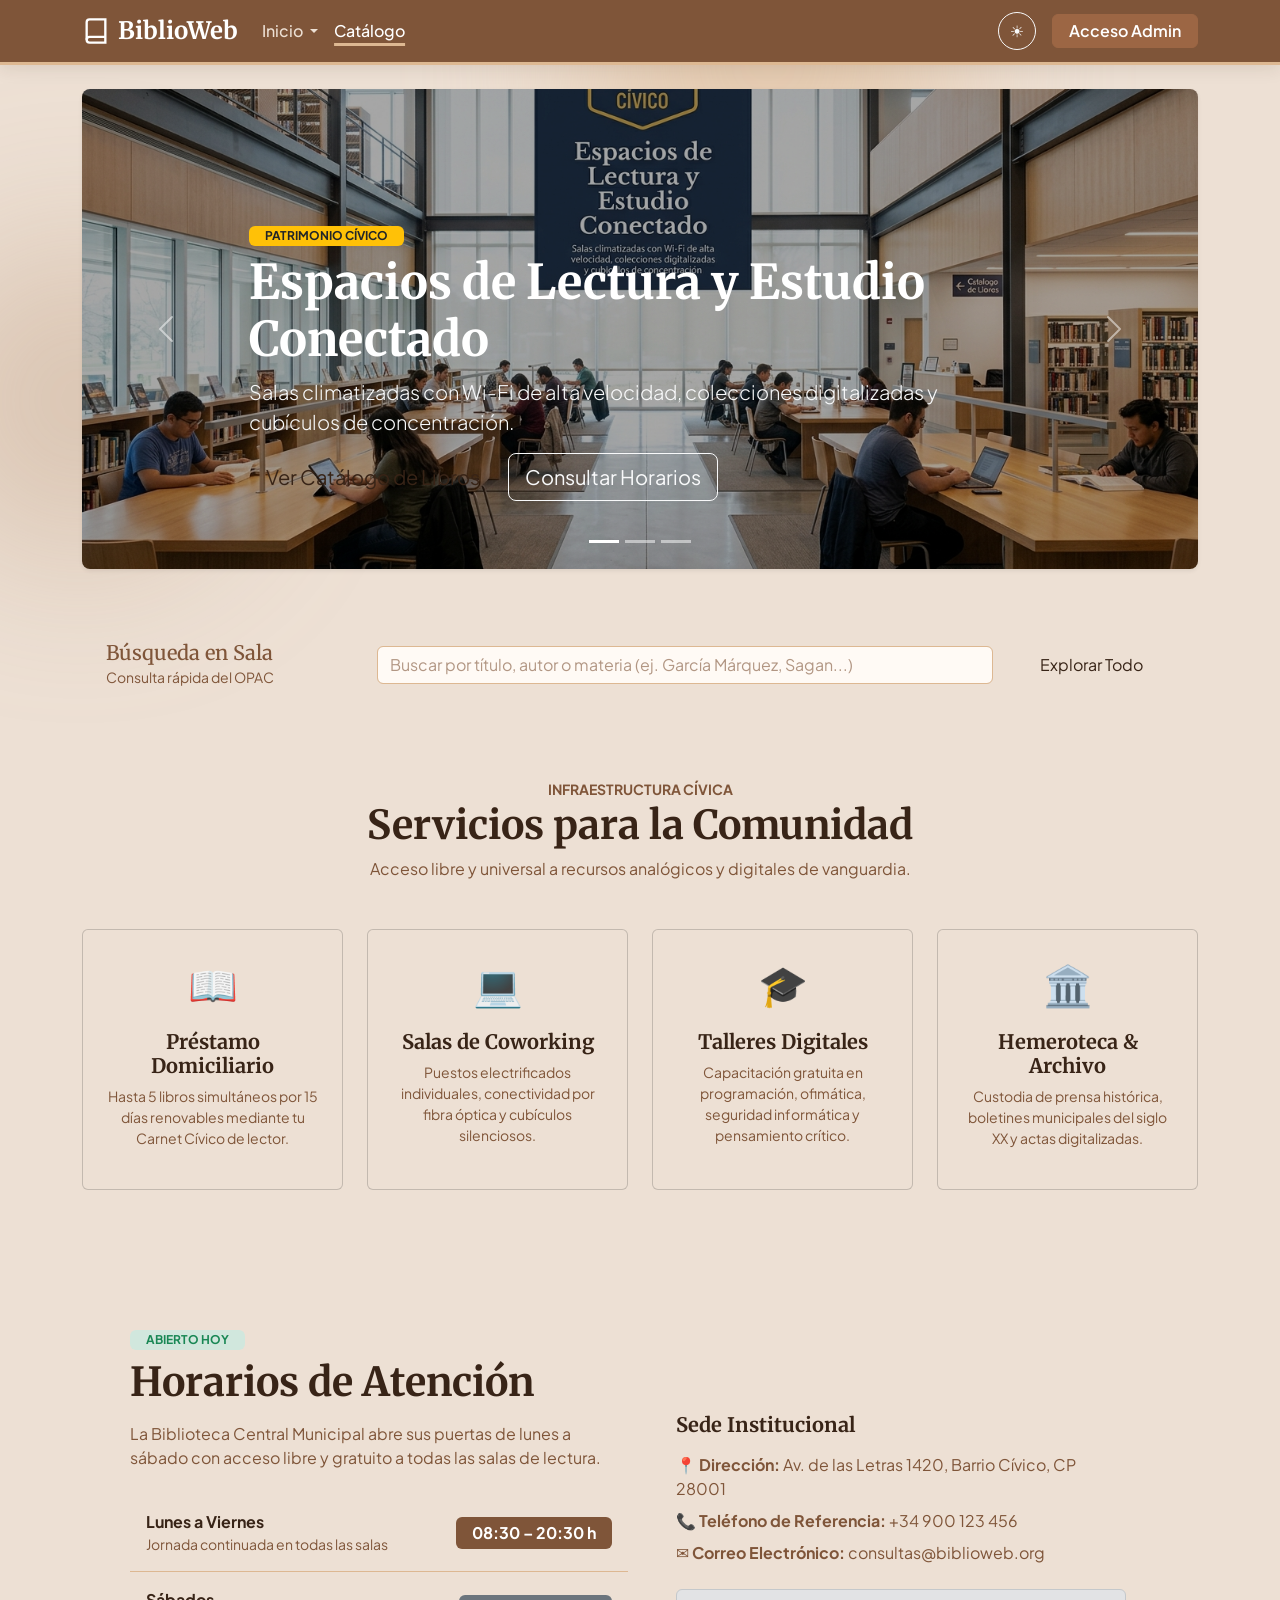
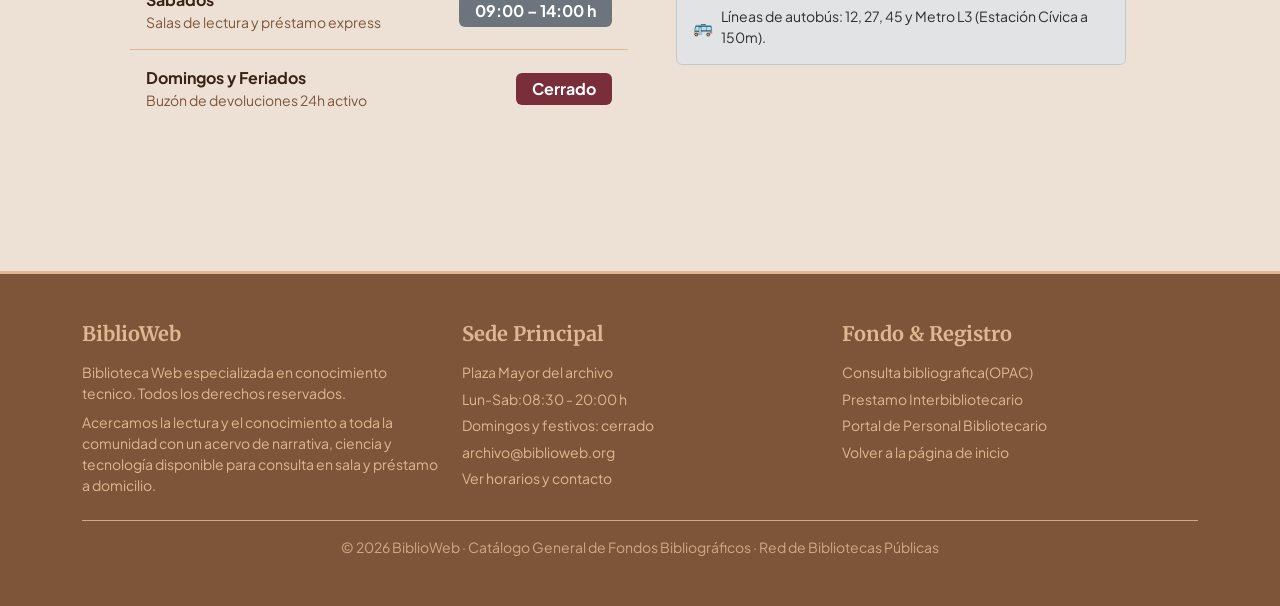
<file: index.html>
<!DOCTYPE html>
<html lang="es">

<head>
    <meta charset="UTF-8">
    <meta name="viewport" content="width=device-width, initial-scale=1.0">
    <title>Landing | BiblioWeb</title>
    <link href="https://cdn.jsdelivr.net/npm/bootstrap@5.3.8/dist/css/bootstrap.min.css" rel="stylesheet">
    <link rel="stylesheet" href="css/base.css">
    <link rel="stylesheet" href="css/componentes.css">
    <link rel="stylesheet" href="css/estilos.css">
    <script src="js/tema.js"></script>
</head>

<body class="pagina-libreria">
    <header class="sticky-top">
        <nav class="navbar navbar-expand-lg navbar-dark navbar-bw py-2">
            <div class="container">
                <a class="navbar-brand d-flex align-items-center gap-2 fw-bold text-white fs-4" href="index.html">
                    <img src="img/logo-libro.svg" alt="" width="28" height="28">
                    BiblioWeb
                </a>
                <button class="navbar-toggler" type="button" data-bs-toggle="collapse" data-bs-target="#navMenu"
                    aria-controls="navMenu" aria-expanded="false" aria-label="Abrir menú de navegación">
                    <span class="navbar-toggler-icon"></span>
                </button>
                <div class="collapse navbar-collapse" id="navMenu">
                    <ul class="navbar-nav me-auto mb-2 mb-lg-0">
                        <li class="nav-item dropdown">
                            <a class="nav-link dropdown-toggle" href="#" role="button" data-bs-toggle="dropdown"
                                aria-expanded="false">
                                Inicio
                            </a>
                            <ul class="dropdown-menu">
                                <li><a class="dropdown-item" href="index.html">Página de inicio</a></li>
                                <li>
                                    <hr class="dropdown-divider">
                                </li>
                                <li><a class="dropdown-item" href="index.html#servicios">Servicios</a></li>
                                <li><a class="dropdown-item" href="index.html#horarios">Horarios</a></li>
                            </ul>
                        </li>
                        <li class="nav-item">
                            <a class="nav-link active" href="pages/catalogo.html" aria-current="page">Catálogo</a>
                        </li>
                    </ul>
                    <div class="d-flex align-items-center gap-3">
                        <button type="button" class="btn btn-outline-light rounded-circle p-2 lh-1" id="theme-toggle"
                            title="Alternar tema" aria-label="Alternar modo claro">
                            ☀️
                        </button>
                        <a class="btn btn-terracota px-3 py-1" href="pages/login.html">Acceso Admin</a>
                    </div>
                </div>
            </div>
        </nav>
    </header>

    <main>

        <section class="container my-4">
            <div class="carousel slide rounded-3 overflow-hidden shadow-sm" data-bs-ride="carousel" id="carouselBiblio">
                <div class="carousel-indicators">
                    <button aria-current="true" aria-label="Slide 1" class="active" data-bs-slide-to="0"
                        data-bs-target="#carouselBiblio" type="button"></button>
                    <button aria-label="Slide 2" data-bs-slide-to="1" data-bs-target="#carouselBiblio"
                        type="button"></button>
                    <button aria-label="Slide 3" data-bs-slide-to="2" data-bs-target="#carouselBiblio"
                        type="button"></button>
                </div>
                <div class="carousel-inner" style="max-height: 480px;">
                    <div class="carousel-item active">
                        <img alt="Gran sala de lectura" class="d-block w-100" src="img/salas.jpeg"
                            style="height: 480px; object-fit: cover; filter: brightness(0.65);" />
                        <div class="carousel-caption text-start pb-5">
                            <span class="badge bg-warning text-dark mb-2 px-3 py-1">PATRIMONIO CÍVICO</span>
                            <h1 class="display-5 fw-bold text-white font-serif">Espacios de Lectura y Estudio Conectado
                            </h1>
                            <p class="lead text-light d-none d-md-block">Salas climatizadas con Wi-Fi de alta velocidad,
                                colecciones
                                digitalizadas y cubículos de concentración.</p>
                            <a class="btn btn-verde btn-lg me-2" href="pages/catalogo.html">Ver Catálogo de Libros</a>
                            <a class="btn btn-outline-light btn-lg" href="#horarios">Consultar Horarios</a>
                        </div>
                    </div>
                    <div class="carousel-item">
                        <img alt="Estanterías históricas de la biblioteca" class="d-block w-100"
                            src="img/coleccion.jpeg"
                            style="height: 480px; object-fit: cover; filter: brightness(0.65);" />
                        <div class="carousel-caption text-start pb-5">
                            <span class="badge bg-warning text-dark mb-2 px-3 py-1">COLECCIÓN 2024</span>
                            <h2 class="display-5 fw-bold text-white font-serif">Más de 10,000 Obras a tu Alcance</h2>
                            <p class="lead text-light d-none d-md-block">Narrativa canónica, últimas publicaciones de
                                ciencia,
                                ingeniería de software e investigación histórica.</p>
                            <a class="btn btn-terracota btn-lg" href="pages/catalogo.html">Solicitar Préstamo</a>
                        </div>
                    </div>
                    <div class="carousel-item">
                        <img alt="Libros antiguos encuadernados" class="d-block w-100" src="img/actividades.jpeg"
                            style="height: 480px; object-fit: cover; filter: brightness(0.65);" />
                        <div class="carousel-caption text-start pb-5">
                            <span class="badge bg-warning text-dark mb-2 px-3 py-1">ACTIVIDADES Y TALLERES</span>
                            <h2 class="display-5 fw-bold text-white font-serif">Archivo Histórico y Clubes de Lectura
                            </h2>
                            <p class="lead text-light d-none d-md-block">Encuentros culturales quincenales, talleres de
                                alfabetización
                                digital y consulta de manuscritos.</p>
                            <a class="btn btn-verde btn-lg" href="#servicios">Explorar Servicios</a>
                        </div>
                    </div>
                </div>
                <button class="carousel-control-prev" data-bs-slide="prev" data-bs-target="#carouselBiblio"
                    type="button">
                    <span aria-label="Anterior" class="carousel-control-prev-icon"></span>
                </button>
                <button class="carousel-control-next" data-bs-slide="next" data-bs-target="#carouselBiblio"
                    type="button">
                    <span aria-label="Siguiente" class="carousel-control-next-icon"></span>
                </button>
            </div>
        </section>

        <section class="container my-5">
            <div class="card-biblioweb p-4">
                <div class="row align-items-center g-3">
                    <div class="col-md-3">
                        <h5 class="font-serif mb-0 text-primary">Búsqueda en Sala</h5>
                        <small class="text-secondary">Consulta rápida del OPAC</small>
                    </div>
                    <div class="col-md-7">
                        <div class="input-group">
                            <input aria-label="Buscar libro" class="form-control"
                                placeholder="Buscar por título, autor o materia (ej. García Márquez, Sagan...)"
                                type="text" />
                        </div>
                    </div>
                    <div class="col-md-2 d-grid">
                        <a class="btn btn-verde" href="pages/catalogo.html">Explorar Todo</a>
                    </div>
                </div>
            </div>
        </section>

        <section class="container my-5 py-3" id="servicios">
            <div class="text-center mb-5">
                <span class="text-uppercase fw-bold text-secondary small">Infraestructura Cívica</span>
                <h2 class="font-serif display-6 fw-bold">Servicios para la Comunidad</h2>
                <p class="text-secondary">Acceso libre y universal a recursos analógicos y digitales de vanguardia.</p>
            </div>
            <div class="row g-4">
                <div class="col-md-6 col-lg-3">
                    <div class="card card-biblioweb h-100 p-4 text-center">
                        <div class="fs-1 mb-3">📖</div>
                        <h5 class="font-serif fw-bold">Préstamo Domiciliario</h5>
                        <p class="text-secondary small">Hasta 5 libros simultáneos por 15 días renovables mediante tu
                            Carnet Cívico de
                            lector.</p>
                    </div>
                </div>
                <div class="col-md-6 col-lg-3">
                    <div class="card card-biblioweb h-100 p-4 text-center">
                        <div class="fs-1 mb-3">💻</div>
                        <h5 class="font-serif fw-bold">Salas de Coworking</h5>
                        <p class="text-secondary small">Puestos electrificados individuales, conectividad por fibra
                            óptica y cubículos
                            silenciosos.</p>
                    </div>
                </div>
                <div class="col-md-6 col-lg-3">
                    <div class="card card-biblioweb h-100 p-4 text-center">
                        <div class="fs-1 mb-3">🎓</div>
                        <h5 class="font-serif fw-bold">Talleres Digitales</h5>
                        <p class="text-secondary small">Capacitación gratuita en programación, ofimática, seguridad
                            informática y
                            pensamiento crítico.</p>
                    </div>
                </div>
                <div class="col-md-6 col-lg-3">
                    <div class="card card-biblioweb h-100 p-4 text-center">
                        <div class="fs-1 mb-3">🏛️</div>
                        <h5 class="font-serif fw-bold">Hemeroteca &amp; Archivo</h5>
                        <p class="text-secondary small">Custodia de prensa histórica, boletines municipales del siglo XX
                            y actas
                            digitalizadas.</p>
                    </div>
                </div>
            </div>
        </section>

        <section class="container my-5 py-4" id="horarios">
            <div class="card-biblioweb p-4 p-lg-5">
                <div class="row g-4 align-items-center">
                    <div class="col-lg-6">
                        <span class="badge bg-success-subtle text-success px-3 py-1 mb-2">ABIERTO HOY</span>
                        <h3 class="font-serif fw-bold display-6 mb-3">Horarios de Atención</h3>
                        <p class="text-secondary mb-4">La Biblioteca Central Municipal abre sus puertas de lunes a
                            sábado con acceso
                            libre y gratuito a todas las salas de lectura.</p>
                        <ul class="list-group list-group-flush mb-4">
                            <li
                                class="list-group-item d-flex justify-content-between align-items-center bg-transparent py-3">
                                <div>
                                    <strong>Lunes a Viernes</strong>
                                    <div class="small text-secondary">Jornada continuada en todas las salas</div>
                                </div>
                                <span class="badge bg-primary fs-6 px-3 py-2">08:30 – 20:30 h</span>
                            </li>
                            <li
                                class="list-group-item d-flex justify-content-between align-items-center bg-transparent py-3">
                                <div>
                                    <strong>Sábados</strong>
                                    <div class="small text-secondary">Salas de lectura y préstamo express</div>
                                </div>
                                <span class="badge bg-secondary fs-6 px-3 py-2">09:00 – 14:00 h</span>
                            </li>
                            <li
                                class="list-group-item d-flex justify-content-between align-items-center bg-transparent py-3">
                                <div>
                                    <strong>Domingos y Feriados</strong>
                                    <div class="small text-secondary">Buzón de devoluciones 24h activo</div>
                                </div>
                                <span class="badge bg-danger fs-6 px-3 py-2">Cerrado</span>
                            </li>
                        </ul>
                    </div>
                    <div class="col-lg-6">
                        <div class="card-biblioweb-sec p-4 h-100">
                            <h5 class="font-serif fw-bold mb-3">Sede Institucional</h5>
                            <p class="text-secondary mb-2">📍 <strong>Dirección:</strong> Av. de las Letras 1420, Barrio
                                Cívico, CP
                                28001</p>
                            <p class="text-secondary mb-2">📞 <strong>Teléfono de Referencia:</strong> +34 900 123 456
                            </p>
                            <p class="text-secondary mb-4">✉️ <strong>Correo Electrónico:</strong>
                                consultas@biblioweb.org</p>
                            <div class="alert alert-secondary d-flex align-items-center gap-2 mb-0" role="alert">
                                <span>🚌</span>
                                <small>Líneas de autobús: 12, 27, 45 y Metro L3 (Estación Cívica a 150m).</small>
                            </div>
                        </div>
                    </div>
                </div>
            </div>
        </section>

    </main>

    <footer class="footer-bw py-5 mt-auto">
        <div class="container">
            <div class="row row-cols-1 row-cols-md-3 g-4 small">
                <div class="col">
                    <h2 class="h5 font-serif fw-bold mb-3">BiblioWeb</h2>
                    <p class="mb-2">Biblioteca Web especializada en conocimiento tecnico. Todos los derechos reservados.
                    </p>
                    <p class="mb-0">Acercamos la lectura y el conocimiento a toda la comunidad con un acervo de
                        narrativa, ciencia y tecnología disponible para consulta en sala y préstamo a domicilio.</p>
                </div>
                <div class="col">
                    <h2 class="h5 font-serif fw-bold mb-3">Sede Principal</h2>
                    <ul>
                        <li>Plaza Mayor del archivo</li>
                        <li>Lun-Sab:08:30 - 20:00 h</li>
                        <li>Domingos y festivos: cerrado</li>
                        <li><a href="mailto:archivo@biblioweb.org">archivo@biblioweb.org</a></li>
                        <li><a href="index.html#horarios">Ver horarios y contacto</a></li>
                    </ul>
                </div>
                <div class="col">
                    <h2 class="h5 font-serif fw-bold mb-3">Fondo & Registro</h2>
                    <ul>
                        <li><a href="pages/catalogo.html">Consulta bibliografica(OPAC)</a></li>
                        <li><a href="index.html#servicios">Prestamo Interbibliotecario</a></li>
                        <li><a href="pages/login.html">Portal de Personal Bibliotecario</a></li>
                        <li><a href="index.html">Volver a la página de inicio</a></li>
                    </ul>
                </div>
            </div>
            <div class="footer-bw-legal border-top mt-4 pt-3 text-center small">
                © 2026 BiblioWeb · Catálogo General de Fondos Bibliográficos · Red de Bibliotecas Públicas
            </div>
        </div>
    </footer>


    <script src="https://cdn.jsdelivr.net/npm/bootstrap@5.3.8/dist/js/bootstrap.bundle.min.js"></script>
</body>

</html>
</file>
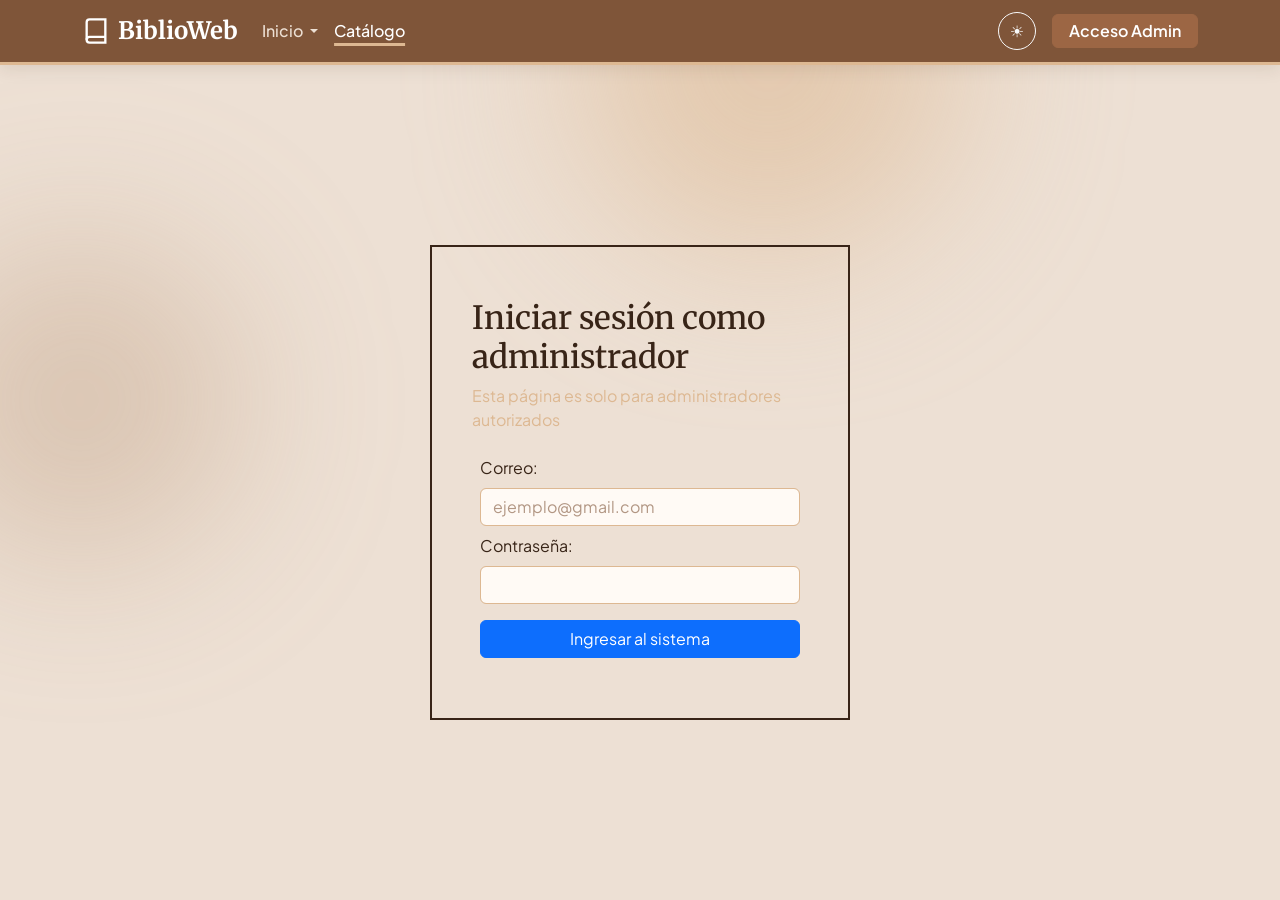
<file: pages/admin.html>
<!DOCTYPE html>
<html data-bs-theme="light" lang="es">

<head>
    <meta charset="utf-8">
    <meta name="viewport" content="width=device-width, initial-scale=1.0">
    <title>BiblioWeb - Panel de Administración</title>

    <link href="https://cdn.jsdelivr.net/npm/bootstrap@5.3.3/dist/css/bootstrap.min.css" rel="stylesheet">

    <link href="../css/base.css" rel="stylesheet">
    <link href="../css/componentes.css" rel="stylesheet">
    <link href="../css/estilos.css" rel="stylesheet">

    <script src="../js/tema.js"></script>
</head>

<body>

    <a class="visually-hidden-focusable" href="#contenido-principal">Saltar al contenido principal</a>

    <header class="sticky-top">
        <nav class="navbar navbar-expand-lg navbar-dark navbar-biblioweb py-2" aria-label="Navegación del panel">
            <div class="container">
                <a class="navbar-brand d-flex align-items-center gap-2 fw-bold text-white fs-4" href="admin.html">
                    <svg aria-hidden="true" fill="none" height="28" stroke="currentColor" stroke-width="2"
                        viewBox="0 0 24 24" width="28">
                        <path d="M4 19.5A2.5 2.5 0 0 1 6.5 17H20"></path>
                        <path d="M6.5 2H20v20H6.5A2.5 2.5 0 0 1 4 19.5v-15A2.5 2.5 0 0 1 6.5 2z"></path>
                    </svg>
                    BiblioWeb · Admin
                </a>
                <div class="d-flex align-items-center gap-3 ms-auto">
                    <button class="btn btn-outline-light rounded-circle p-2 lh-1" id="theme-toggle"
                        style="width: 38px; height: 38px;" title="Alternar tema" type="button">
                        ☀️
                    </button>
                    <button class="btn btn-terracota btn-sm px-3" id="btn-logout" type="button">
                        Cerrar sesión
                    </button>
                </div>
            </div>
        </nav>
    </header>

    <main class="container my-5" id="contenido-principal">

        <header class="d-flex flex-column flex-md-row justify-content-between align-items-md-center gap-3 mb-4">
            <div>
                <h1 class="font-serif fw-bold display-6 mb-1">Consola Central de Administración</h1>
                <p class="text-secondary mb-0">Gestión de acervo bibliográfico, inventario y solicitudes ciudadanas.</p>
            </div>
            <span class="badge bg-success-subtle text-success fs-6 px-3 py-2 border">
                <span aria-hidden="true">●</span> Sesión Activa: admin@biblioweb.test
            </span>
        </header>

        <section class="card card-biblioweb p-4 mb-5" aria-labelledby="titulo-form-libro">
            <header>
                <h2 class="h4 font-serif fw-bold text-primary mb-3" id="titulo-form-libro">Registrar o Editar Libro</h2>
                <p class="text-secondary small mb-4">Ingresa los datos del volumen para la catalogación oficial.</p>
            </header>
            <form id="form-libro" aria-labelledby="titulo-form-libro"
                onsubmit="event.preventDefault(); alert('Acción estática: Formulario completado correctamente.');">
                <div class="row g-3">
                    <div class="col-md-6">
                        <label class="form-label small fw-bold" for="titulo">Título de la Obra *</label>
                        <input class="form-control" id="titulo" placeholder="Ej. Ficciones" required type="text">
                    </div>
                    <div class="col-md-6">
                        <label class="form-label small fw-bold" for="autor">Autor / Creador *</label>
                        <input class="form-control" id="autor" placeholder="Ej. Jorge Luis Borges" required type="text">
                    </div>
                    <div class="col-md-8">
                        <label class="form-label small fw-bold" for="portada">URL de Portada Digital</label>
                        <input class="form-control" id="portada" placeholder="https://images.unsplash.com/..."
                            type="url">
                    </div>
                    <div class="col-md-4">
                        <label class="form-label small fw-bold" for="categoria">Categoría Temática *</label>
                        <select class="form-select" id="categoria" required>
                            <option disabled selected value="">Seleccionar...</option>
                            <option value="Narrativa">Narrativa</option>
                            <option value="Tecnología">Tecnología</option>
                            <option value="Ciencia">Ciencia</option>
                        </select>
                    </div>
                    <div class="col-12">
                        <label class="form-label small fw-bold" for="descripcion">Descripción / Sinopsis</label>
                        <textarea class="form-control" id="descripcion"
                            placeholder="Resumen descriptivo del ejemplar..." rows="3"></textarea>
                    </div>
                    <div class="col-12 d-flex justify-content-end gap-2 mt-4">
                        <button class="btn btn-outline-secondary" type="reset">Cancelar</button>
                        <button class="btn btn-verde px-4" type="submit">Guardar</button>
                    </div>
                </div>
            </form>
        </section>

        <section class="card card-biblioweb p-4 mb-5" aria-labelledby="titulo-inventario">
            <header class="d-flex justify-content-between align-items-center mb-3">
                <h2 class="h4 font-serif fw-bold text-primary mb-0" id="titulo-inventario">Inventario de Títulos en Sala
                </h2>
                <span class="badge bg-secondary-subtle text-secondary">6 Registros</span>
            </header>
            <div class="table-responsive">
                <table class="table table-hover align-middle mb-0">
                    <caption class="visually-hidden">Libros registrados en el inventario, con su portada, autor,
                        categoría y acciones disponibles</caption>
                    <thead class="table-light">
                        <tr>
                            <th scope="col" style="width: 70px;">Portada</th>
                            <th scope="col">Título</th>
                            <th scope="col">Autor</th>
                            <th scope="col">Categoría</th>
                            <th class="text-end" scope="col">Acciones</th>
                        </tr>
                    </thead>
                    <tbody>
                        <tr>
                            <td><img class="rounded miniatura-libro" src="../img/libros/libro6.jpg"
                                    alt="Portada de Breve historia del tiempo de Stephen Hawking" width="45"
                                    height="55"></td>
                            <th class="fw-bold" scope="row">Breve historia del tiempo</th>
                            <td>Stephen Hawking</td>
                            <td><span class="badge rounded-pill badge-ciencia">Ciencia</span></td>
                            <td class="text-end">
                                <button type="button" class="btn btn-sm btn-outline-secondary me-1"
                                    aria-label="Editar Breve historia del tiempo"><span aria-hidden="true">✏️</span>
                                    Editar</button>
                                <button type="button" class="btn btn-sm btn-outline-danger"
                                    aria-label="Eliminar Breve historia del tiempo"><span aria-hidden="true">🗑️</span>
                                    Eliminar</button>
                            </td>
                        </tr>
                        <tr>
                            <td><img class="rounded miniatura-libro" src="../img/libros/libro4.jpg"
                                    alt="Portada de Clean Code" width="45" height="55"></td>
                            <th class="fw-bold" scope="row">Clean Code</th>
                            <td>Robert C. Martin</td>
                            <td><span class="badge rounded-pill badge-tecnologia">Tecnología</span></td>
                            <td class="text-end">
                                <button type="button" class="btn btn-sm btn-outline-secondary me-1"
                                    aria-label="Editar Clean Code"><span aria-hidden="true">✏️</span> Editar</button>
                                <button type="button" class="btn btn-sm btn-outline-danger"
                                    aria-label="Eliminar Clean Code"><span aria-hidden="true">🗑️</span>
                                    Eliminar</button>
                            </td>
                        </tr>
                        <tr>
                            <td><img class="rounded miniatura-libro" src="../img/libros/libro5.jpg"
                                    alt="Portada de Cosmos de Carl Sagan" width="45" height="55"></td>
                            <th class="fw-bold" scope="row">Cosmos</th>
                            <td>Carl Sagan</td>
                            <td><span class="badge rounded-pill badge-ciencia">Ciencia</span></td>
                            <td class="text-end">
                                <button type="button" class="btn btn-sm btn-outline-secondary me-1"
                                    aria-label="Editar Cosmos"><span aria-hidden="true">✏️</span> Editar</button>
                                <button type="button" class="btn btn-sm btn-outline-danger"
                                    aria-label="Eliminar Cosmos"><span aria-hidden="true">🗑️</span> Eliminar</button>
                            </td>
                        </tr>
                        <tr>
                            <td><img class="rounded miniatura-libro" src="../img/libros/libro2.jpeg"
                                    alt="Portada de El principito" width="45" height="55"></td>
                            <th class="fw-bold" scope="row">El principito</th>
                            <td>Antoine de Saint-Exupéry</td>
                            <td><span class="badge rounded-pill badge-narrativa">Narrativa</span></td>
                            <td class="text-end">
                                <button type="button" class="btn btn-sm btn-outline-secondary me-1"
                                    aria-label="Editar El principito"><span aria-hidden="true">✏️</span> Editar</button>
                                <button type="button" class="btn btn-sm btn-outline-danger"
                                    aria-label="Eliminar El principito"><span aria-hidden="true">🗑️</span>
                                    Eliminar</button>
                            </td>
                        </tr>
                        <tr>
                            <td><img class="rounded miniatura-libro" src="../img/libros/libro1.jpeg"
                                    alt="Portada de La metamorfosis de Franz Kafka" width="45" height="55"></td>
                            <th class="fw-bold" scope="row">La metamorfosis</th>
                            <td>Franz Kafka</td>
                            <td><span class="badge rounded-pill badge-narrativa">Narrativa</span></td>
                            <td class="text-end">
                                <button type="button" class="btn btn-sm btn-outline-secondary me-1"
                                    aria-label="Editar La metamorfosis"><span aria-hidden="true">✏️</span>
                                    Editar</button>
                                <button type="button" class="btn btn-sm btn-outline-danger"
                                    aria-label="Eliminar La metamorfosis"><span aria-hidden="true">🗑️</span>
                                    Eliminar</button>
                            </td>
                        </tr>
                        <tr>
                            <td><img class="rounded miniatura-libro" src="../img/libros/libro3.jpg"
                                    alt="Portada de The Pragmatic Programmer de Andrew Hunt y David Thomas" width="45"
                                    height="55"></td>
                            <th class="fw-bold" scope="row">The Pragmatic Programmer</th>
                            <td>Andrew Hunt y David Thomas</td>
                            <td><span class="badge rounded-pill badge-tecnologia">Tecnología</span></td>
                            <td class="text-end">
                                <button type="button" class="btn btn-sm btn-outline-secondary me-1"
                                    aria-label="Editar The Pragmatic Programmer"><span aria-hidden="true">✏️</span>
                                    Editar</button>
                                <button type="button" class="btn btn-sm btn-outline-danger"
                                    aria-label="Eliminar The Pragmatic Programmer"><span aria-hidden="true">🗑️</span>
                                    Eliminar</button>
                            </td>
                        </tr>
                    </tbody>
                </table>
            </div>
        </section>

        <section class="card card-biblioweb p-4" aria-labelledby="titulo-solicitudes">
            <header class="d-flex justify-content-between align-items-center mb-3">
                <h2 class="h4 font-serif fw-bold text-primary mb-0" id="titulo-solicitudes">Solicitudes Recibidas</h2>
                <span class="badge bg-warning-subtle text-warning-emphasis">3 Pendientes</span>
            </header>
            <div class="table-responsive">
                <table class="table table-hover align-middle mb-0">
                    <caption class="visually-hidden">Solicitudes de préstamo recibidas, con el libro, el solicitante, su
                        correo, el comentario y el estado</caption>
                    <thead class="table-light">
                        <tr>
                            <th scope="col">ID</th>
                            <th scope="col">Libro Solicitado</th>
                            <th scope="col">Solicitante</th>
                            <th scope="col">Correo</th>
                            <th scope="col">Comentario</th>
                            <th scope="col">Estado</th>
                        </tr>
                    </thead>
                    <tbody>
                        <tr>
                            <th class="fw-normal" scope="row"><code>SOL-001</code></th>
                            <td class="fw-bold">Cosmos</td>
                            <td>Elena Valenzuela</td>
                            <td>elena.v@correo.test</td>
                            <td><em>"Para tesis de grado en comunicación científica"</em></td>
                            <td><span class="badge bg-warning text-dark">Pendiente</span></td>
                        </tr>
                        <tr>
                            <th class="fw-normal" scope="row"><code>SOL-002</code></th>
                            <td class="fw-bold">Cien Años de Soledad</td>
                            <td>Mateo Rivas</td>
                            <td>m.rivas@lectores.org</td>
                            <td><em>"Lectura para club de libro municipal"</em></td>
                            <td><span class="badge bg-warning text-dark">Pendiente</span></td>
                        </tr>
                        <tr>
                            <th class="fw-normal" scope="row"><code>SOL-003</code></th>
                            <td class="fw-bold">Clean Code</td>
                            <td>Sofía Navarro</td>
                            <td>sofia.navarro@tech.es</td>
                            <td><em>"Lista de espera tras renovación"</em></td>
                            <td><span class="badge bg-warning text-dark">Pendiente</span></td>
                        </tr>
                    </tbody>
                </table>
            </div>
        </section>

    </main>

    <footer class="footer-bw py-5 mt-auto">
        <div class="container">
            <div class="row row-cols-1 row-cols-md-3 g-4 small">
                <div class="col">
                    <h2 class="h5 font-serif fw-bold mb-3">BiblioWeb</h2>
                    <p class="mb-2">Biblioteca Web especializada en conocimiento tecnico. Todos los derechos reservados.
                    </p>
                    <p class="mb-0">Acercamos la lectura y el conocimiento a toda la comunidad con un acervo de
                        narrativa, ciencia y tecnología disponible para consulta en sala y préstamo a domicilio.</p>
                </div>
                <div class="col">
                    <h2 class="h5 font-serif fw-bold mb-3">Sede Principal</h2>
                    <ul>
                        <li>Plaza Mayor del archivo</li>
                        <li>Lun-Sab:08:30 - 20:00 h</li>
                        <li>Domingos y festivos: cerrado</li>
                        <li><a href="mailto:archivo@biblioweb.org">archivo@biblioweb.org</a></li>
                        <li><a href="../index.html#horarios">Ver horarios y contacto</a></li>
                    </ul>
                </div>
                <div class="col">
                    <h2 class="h5 font-serif fw-bold mb-3">Fondo & Registro</h2>
                    <ul>
                        <li><a href="catalogo.html">Consulta bibliografica(OPAC)</a></li>
                        <li><a href="../index.html#servicios">Prestamo Interbibliotecario</a></li>
                        <li><a href="login.html">Portal de Personal Bibliotecario</a></li>
                        <li><a href="../index.html">Volver a la página de inicio</a></li>
                    </ul>
                </div>
            </div>
            <div class="footer-bw-legal border-top mt-4 pt-3 text-center small">
                © 2026 BiblioWeb · Catálogo General de Fondos Bibliográficos · Red de Bibliotecas Públicas
            </div>
        </div>
    </footer>

    <script src="https://cdn.jsdelivr.net/npm/bootstrap@5.3.3/dist/js/bootstrap.bundle.min.js"></script>
    <script src="../js/auth.js"></script>
</body>

</html>
</file>
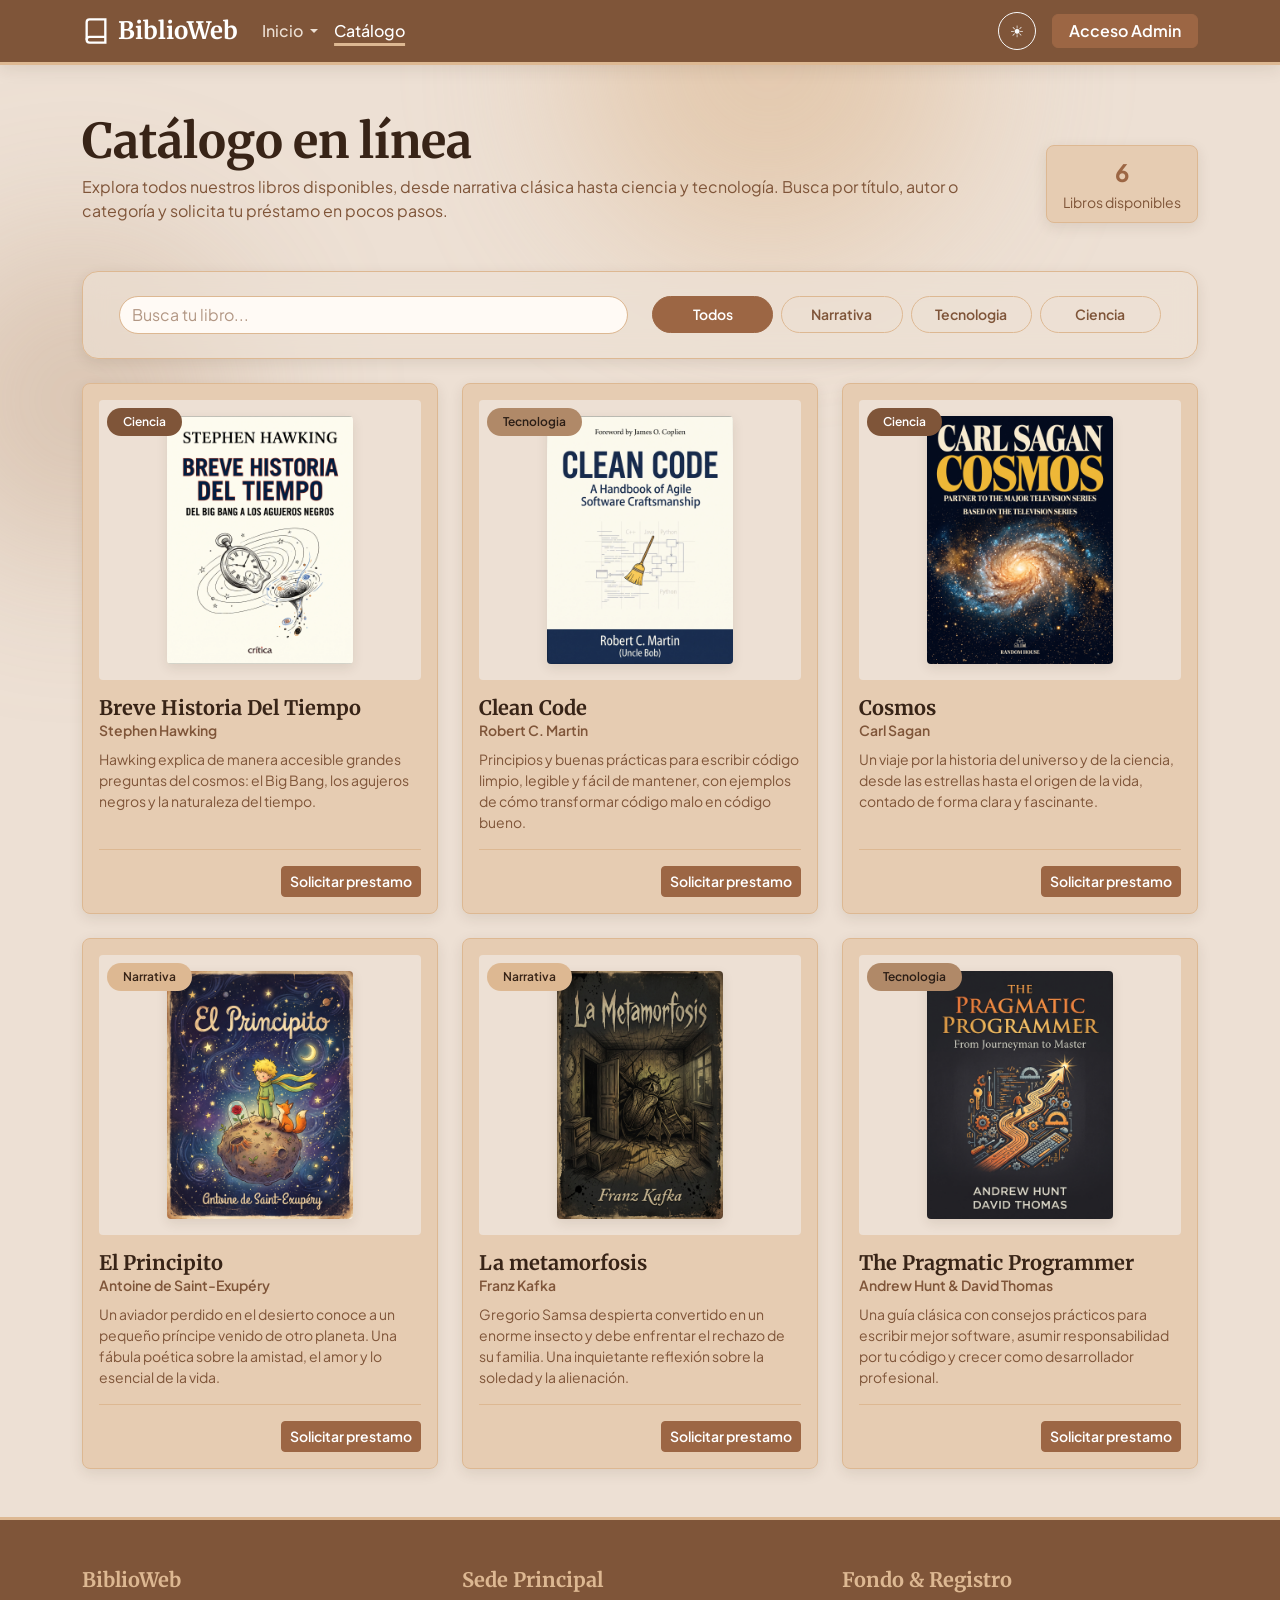
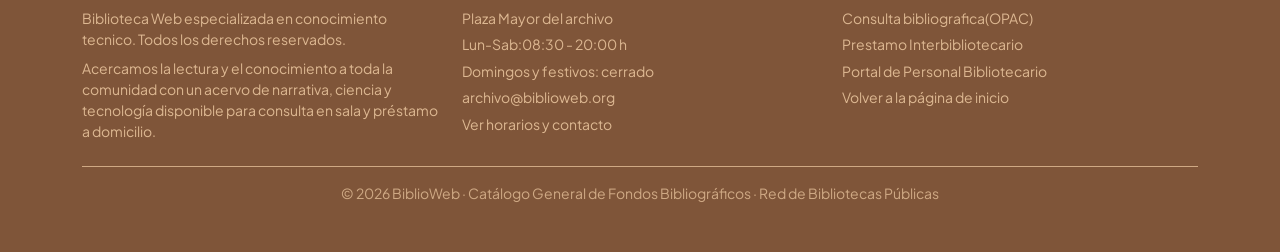
<file: pages/catalogo.html>
<!DOCTYPE html>
<html lang="es" data-bs-theme="light">

<head>
    <meta charset="UTF-8">
    <meta name="viewport" content="width=device-width, initial-scale=1.0">
    <title>Catálogo | BiblioWeb</title>
    <link href="https://cdn.jsdelivr.net/npm/bootstrap@5.3.8/dist/css/bootstrap.min.css" rel="stylesheet">
    <link rel="stylesheet" href="../css/base.css">
    <link rel="stylesheet" href="../css/componentes.css">
    <link rel="stylesheet" href="../css/estilos.css">
    <script src="../js/tema.js"></script>
</head>

<body class="pagina-libreria">
    <header class="sticky-top">
        <nav class="navbar navbar-expand-lg navbar-dark navbar-bw py-2">
            <div class="container">
                <a class="navbar-brand d-flex align-items-center gap-2 fw-bold text-white fs-4" href="../index.html">
                    <img src="../img/logo-libro.svg" alt="" width="28" height="28">
                    BiblioWeb
                </a>
                <button class="navbar-toggler" type="button" data-bs-toggle="collapse" data-bs-target="#navMenu"
                    aria-controls="navMenu" aria-expanded="false" aria-label="Abrir menú de navegación">
                    <span class="navbar-toggler-icon"></span>
                </button>
                <div class="collapse navbar-collapse" id="navMenu">
                    <ul class="navbar-nav me-auto mb-2 mb-lg-0">
                        <li class="nav-item dropdown">
                            <a class="nav-link dropdown-toggle" href="#" role="button" data-bs-toggle="dropdown"
                                aria-expanded="false">
                                Inicio
                            </a>
                            <ul class="dropdown-menu">
                                <li><a class="dropdown-item" href="../index.html">Página de inicio</a></li>
                                <li>
                                    <hr class="dropdown-divider">
                                </li>
                                <li><a class="dropdown-item" href="../index.html#servicios">Servicios</a></li>
                                <li><a class="dropdown-item" href="../index.html#horarios">Horarios</a></li>
                            </ul>
                        </li>
                        <li class="nav-item">
                            <a class="nav-link active" href="catalogo.html" aria-current="page">Catálogo</a>
                        </li>
                    </ul>
                    <div class="d-flex align-items-center gap-3">
                        <button type="button" class="btn btn-outline-light rounded-circle p-2 lh-1" id="theme-toggle"
                            title="Alternar tema" aria-label="Alternar modo claro">
                            ☀️
                        </button>
                        <a class="btn btn-terracota px-3 py-1" href="login.html">Acceso Admin</a>
                    </div>
                </div>
            </div>
        </nav>
    </header>
    <main class="main-catalogo ">
        <!---Presentacion catalogo-->
        <section class="container pt-5">
            <div
                class="catalogo-titulo pb-4 d-flex flex-column flex-md-row justify-content-between align-items-start align-items-md-end gap-3">
                <div>
                    <h1 class="font-serif display-5 fw-bold mb-1">Catálogo en línea</h1>
                    <p class="text-secondary mb-0">Explora todos nuestros libros disponibles, desde narrativa clásica
                        hasta ciencia y tecnología. Busca por título, autor o categoría y solicita tu préstamo en pocos
                        pasos.</p>
                </div>
                <span class="contador-libros px-3 py-2 text-center align-self-end flex-shrink-0">
                    <span id="contador-libros" class="d-block fw-bold fs-4"></span>
                    <small class="text-secondary">Libros disponibles</small>
                </span>
            </div>
        </section>
        <!---Barra de busqueda-->
        <section class="container my-4">
            <div class="busqueda-panel mx-auto p-4 rounded-4 shadow row row-cols-1 row-cols-md-2 gy-3 gy-md-0">
                <div class="col">
                    <label for="search-bar" class="visually-hidden">Buscar libro por título o autor</label>
                    <input type="search" name="search-bar" id="search-bar" class="form-control rounded-pill col"
                        placeholder="Busca tu libro...">
                </div>
                <div class="col">
                    <div class="row row-cols-1 row-cols-md-4 g-2">
                        <div class="col"><button class="btn btn-light btn-sm w-100 active btnFiltro"
                                data-categoria="Todos">Todos</button></div>
                        <div class="col"><button class="btn btn-warning btn-sm w-100 btnFiltro"
                                data-categoria="Narrativa">Narrativa</button></div>
                        <div class="col"><button class="btn btn-primary btn-sm w-100 btnFiltro"
                                data-categoria="Tecnologia">Tecnologia</button></div>
                        <div class="col"><button class="btn btn-success btn-sm w-100 btnFiltro"
                                data-categoria="Ciencia">Ciencia</button></div>
                    </div>
                </div>
            </div>
        </section>
        <!---Grilla de libros-->
        <section class="container mb-5">
            <div class="row row-cols-1 row-cols-sm-2 row-cols-lg-3 g-4 justify-content-center">
                <div class="col tarjeta-libro" data-categoria="Ciencia">
                    <article class="card card-bw h-100 p-3">
                        <span
                            class="badge rounded-pill badge-ciencia position-absolute top-0 start-0 m-4 px-3 py-2 z-1">Ciencia</span>
                        <div class="book-cover-wrap mb-3">
                            <img src="../img/libros/libro6.jpg"
                                alt="Portada de Breve Historia del Tiempo de Stephen Hawking" class="book-cover">
                        </div>
                        <div class="card-body d-flex flex-column p-0">
                            <h2 class="card-title h5 font-serif fw-bold mb-1">Breve Historia Del Tiempo</h2>
                            <p class="card-subtitle text-secondary small fw-semibold mb-2">Stephen Hawking</p>
                            <p class="card-text small flex-grow-1">Hawking explica de manera accesible grandes preguntas
                                del cosmos: el Big Bang, los agujeros negros y la naturaleza del tiempo.</p>
                            <div class="border-top pt-3 mt-auto d-flex justify-content-end">
                                <button type="button" class="btn btn-terracota btn-sm" data-bs-toggle="modal"
                                    data-bs-target="#modalReserv">Solicitar prestamo</button>
                            </div>
                        </div>
                    </article>
                </div>
                <div class="col tarjeta-libro" data-categoria="Tecnologia">
                    <article class="card card-bw h-100 p-3">
                        <span
                            class="badge rounded-pill badge-tecnologia position-absolute top-0 start-0 m-4 px-3 py-2 z-1">Tecnologia</span>
                        <div class="book-cover-wrap mb-3">
                            <img src="../img/libros/libro4.jpg" alt="Portada de Clean Code" class="book-cover">
                        </div>
                        <div class="card-body d-flex flex-column p-0">
                            <h2 class="card-title h5 font-serif fw-bold mb-1">Clean Code</h2>
                            <p class="card-subtitle text-secondary small fw-semibold mb-2">Robert C. Martin</p>
                            <p class="card-text small flex-grow-1">Principios y buenas prácticas para escribir código
                                limpio, legible y fácil de mantener, con ejemplos de cómo transformar código malo en
                                código bueno.</p>
                            <div class="border-top pt-3 mt-auto d-flex justify-content-end">
                                <button type="button" class="btn btn-terracota btn-sm" data-bs-toggle="modal"
                                    data-bs-target="#modalReserv">Solicitar prestamo</button>
                            </div>
                        </div>
                    </article>
                </div>
                <div class="col tarjeta-libro" data-categoria="Ciencia">
                    <article class="card card-bw h-100 p-3">
                        <span
                            class="badge rounded-pill badge-ciencia position-absolute top-0 start-0 m-4 px-3 py-2 z-1">Ciencia</span>
                        <div class="book-cover-wrap mb-3">
                            <img src="../img/libros/libro5.jpg" alt="Portada del libro Cosmos de Carl Sagan"
                                class="book-cover">
                        </div>
                        <div class="card-body d-flex flex-column p-0">
                            <h2 class="card-title h5 font-serif fw-bold mb-1">Cosmos</h2>
                            <p class="card-subtitle text-secondary small fw-semibold mb-2">Carl Sagan</p>
                            <p class="card-text small flex-grow-1">Un viaje por la historia del universo y de la
                                ciencia, desde las estrellas hasta el origen de la vida, contado de forma clara y
                                fascinante.</p>
                            <div class="border-top pt-3 mt-auto d-flex justify-content-end">
                                <button type="button" class="btn btn-terracota btn-sm" data-bs-toggle="modal"
                                    data-bs-target="#modalReserv">Solicitar prestamo</button>
                            </div>
                        </div>
                    </article>
                </div>
                <div class="col tarjeta-libro" data-categoria="Narrativa">
                    <article class="card card-bw h-100 p-3">
                        <span
                            class="badge rounded-pill badge-narrativa position-absolute top-0 start-0 m-4 px-3 py-2 z-1">Narrativa</span>
                        <div class="book-cover-wrap mb-3">
                            <img src="../img/libros/libro2.jpeg" alt="Portada de El principito" class="book-cover">
                        </div>
                        <div class="card-body d-flex flex-column p-0">
                            <h2 class="card-title h5 font-serif fw-bold mb-1">El Principito</h2>
                            <p class="card-subtitle text-secondary small fw-semibold mb-2">Antoine de Saint-Exupéry</p>
                            <p class="card-text small flex-grow-1">Un aviador perdido en el desierto conoce a un pequeño
                                príncipe venido de otro planeta. Una fábula poética sobre la amistad, el amor y lo
                                esencial de la vida.</p>
                            <div class="border-top pt-3 mt-auto d-flex justify-content-end">
                                <button type="button" class="btn btn-terracota btn-sm" data-bs-toggle="modal"
                                    data-bs-target="#modalReserv">Solicitar prestamo</button>
                            </div>
                        </div>
                    </article>
                </div>
                <div class="col tarjeta-libro" data-categoria="Narrativa">
                    <article class="card card-bw h-100 p-3">
                        <span
                            class="badge rounded-pill badge-narrativa position-absolute top-0 start-0 m-4 px-3 py-2 z-1">Narrativa</span>
                        <div class="book-cover-wrap mb-3">
                            <img src="../img/libros/libro1.jpeg" alt="Portada de La metamorfosis de Franz Kafka"
                                class="book-cover">
                        </div>
                        <div class="card-body d-flex flex-column p-0">
                            <h2 class="card-title h5 font-serif fw-bold mb-1">La metamorfosis</h2>
                            <p class="card-subtitle text-secondary small fw-semibold mb-2">Franz Kafka</p>
                            <p class="card-text small flex-grow-1">Gregorio Samsa despierta convertido en un enorme
                                insecto y debe enfrentar el rechazo de su familia. Una inquietante reflexión sobre la
                                soledad y la alienación.</p>
                            <div class="border-top pt-3 mt-auto d-flex justify-content-end">
                                <button type="button" class="btn btn-terracota btn-sm" data-bs-toggle="modal"
                                    data-bs-target="#modalReserv">Solicitar prestamo</button>
                            </div>

                        </div>
                    </article>
                </div>
                <div class="col tarjeta-libro" data-categoria="Tecnologia">
                    <article class="card card-bw h-100 p-3">
                        <span
                            class="badge rounded-pill badge-tecnologia position-absolute top-0 start-0 m-4 px-3 py-2 z-1">Tecnologia</span>
                        <div class="book-cover-wrap mb-3">
                            <img src="../img/libros/libro3.jpg" alt="Portada de The Pragmatic Programmer de Andrew Hunt"
                                class="book-cover">
                        </div>
                        <div class="card-body d-flex flex-column p-0">
                            <h2 class="card-title h5 font-serif fw-bold mb-1">The Pragmatic Programmer</h2>
                            <p class="card-subtitle text-secondary small fw-semibold mb-2">Andrew Hunt & David Thomas
                            </p>
                            <p class="card-text small flex-grow-1">Una guía clásica con consejos prácticos para escribir
                                mejor software, asumir responsabilidad por tu código y crecer como desarrollador
                                profesional.</p>
                            <div class="border-top pt-3 mt-auto d-flex justify-content-end">
                                <button type="button" class="btn btn-terracota btn-sm" data-bs-toggle="modal"
                                    data-bs-target="#modalReserv">Solicitar prestamo</button>
                            </div>
                        </div>
                    </article>
                </div>
            </div>
        </section>
    </main>
    <footer class="footer-bw py-5 mt-auto">
        <div class="container">
            <div class="row row-cols-1 row-cols-md-3 g-4 small">
                <div class="col">
                    <h2 class="h5 font-serif fw-bold mb-3">BiblioWeb</h2>
                    <p class="mb-2">Biblioteca Web especializada en conocimiento tecnico. Todos los derechos reservados.
                    </p>
                    <p class="mb-0">Acercamos la lectura y el conocimiento a toda la comunidad con un acervo de
                        narrativa, ciencia y tecnología disponible para consulta en sala y préstamo a domicilio.</p>
                </div>
                <div class="col">
                    <h2 class="h5 font-serif fw-bold mb-3">Sede Principal</h2>
                    <ul>
                        <li>Plaza Mayor del archivo</li>
                        <li>Lun-Sab:08:30 - 20:00 h</li>
                        <li>Domingos y festivos: cerrado</li>
                        <li><a href="mailto:archivo@biblioweb.org">archivo@biblioweb.org</a></li>
                        <li><a href="../index.html#horarios">Ver horarios y contacto</a></li>
                    </ul>
                </div>
                <div class="col">
                    <h2 class="h5 font-serif fw-bold mb-3">Fondo & Registro</h2>
                    <ul>
                        <li><a href="catalogo.html">Consulta bibliografica(OPAC)</a></li>
                        <li><a href="../index.html#servicios">Prestamo Interbibliotecario</a></li>
                        <li><a href="login.html">Portal de Personal Bibliotecario</a></li>
                        <li><a href="../index.html">Volver a la página de inicio</a></li>
                    </ul>
                </div>
            </div>
            <div class="footer-bw-legal border-top mt-4 pt-3 text-center small">
                © 2026 BiblioWeb · Catálogo General de Fondos Bibliográficos · Red de Bibliotecas Públicas
            </div>
        </div>
    </footer>
    <!--Modal reservas-->
    <div class="modal fade" id="modalReserv" tabindex="-1" data-bs-backdrop="static" data-bs-keyboard="false"
        role="dialog" aria-labelledby="modalReserv" aria-hidden="true">
        <div class="modal-dialog modal-dialog-centered modal-md" role="document">
            <div class="modal-content">
                <div class="modal-header">
                    <h5 class="Reservar modal-title font-serif fw-bold">
                        Reserva aqui tu libro
                    </h5>
                    <button type="button" class="btn-close" data-bs-dismiss="modal" aria-label="Close"></button>
                </div>
                <div class="modal-body">
                    <form action="#" class="d-flex flex-column">
                        <div class="d-flex flex-column mb-3">
                            <label for="name" class="form-label small fw-bold">Nombre completo</label>
                            <input type="text" class="form-control" readonly required
                                placeholder="Ingresa el nombre del solicitante...">
                        </div>
                        <div class="d-flex flex-column mb-3">
                            <label for="email" class="form-label small fw-bold">Correo Electronico</label>
                            <input type="email" name="email" id="email" class="form-control"
                                placeholder="name@example.com" readonly required>
                        </div>
                        <div class="d-flex flex-column mb-3">
                            <label for="comment" class="form-label small fw-bold">Comentarios(Opcional)</label>
                            <textarea name="comment" id="comment" class="form-control" readonly
                                placeholder="Escribe detalles sobre tu reserva (Maximo 300 Caracteres...)"
                                rows="3"></textarea>
                        </div>
                        <div class="form-check mb-1">
                            <input type="checkbox" name="politicas" id="politicas" class="form-check-input">
                            <label for="politicas" class="form-check-label small text-secondary">Terminos y
                                condiciones</label>
                        </div>
                    </form>

                </div>
                <div class="modal-footer">
                    <button type="button" class="btn btn-outline-secondary" data-bs-dismiss="modal">Cerrar</button>
                    <button type="button" class="btn btn-terracota">Reservar</button>
                </div>
            </div>
        </div>
    </div>
    </div>


    <!---Script para Busqueda de libros-->
    <script>
        //se definen las constantes//
        const buscar = document.getElementById('search-bar');
        const libros = document.querySelectorAll('.tarjeta-libro');
        const botonesFiltro = document.querySelectorAll('.btnFiltro');
        const contadorLibros = document.getElementById('contador-libros');
        //se define la categoria inicial//
        let categoriaActual = 'Todos';
        //funcion principal para filtrar//
        function filtrarLibros() {
            const texto = buscar.value.toLowerCase();
            libros.forEach(libro => {
                const titulo = libro.querySelector('.card-title').textContent.toLowerCase();
                const autor = libro.querySelector('.card-text').textContent.toLowerCase();
                const categoriaLibro = libro.getAttribute('data-categoria');
                //comprobar coincidencias//

                const coincideTexto = titulo.includes(texto) || autor.includes(texto) || categoriaLibro.toLowerCase().includes(texto);
                const coincideCategoria = (categoriaActual === 'Todos') || (categoriaLibro === categoriaActual);
                //ocultar o mostrar los libros segun la categoria//
                if (coincideTexto && coincideCategoria) {
                    libro.classList.remove('d-none');
                }
                else {
                    libro.classList.add('d-none');
                }
            });
            //actualizar el contador con los libros visibles//
            const visibles = document.querySelectorAll('.tarjeta-libro:not(.d-none)').length;
            contadorLibros.textContent = visibles;
        }
        //contador inicial con el total de libros//
        contadorLibros.textContent = libros.length;
        //listener para el evento de busqueda en la barra de busqueda//
        buscar.addEventListener('input', filtrarLibros);
        //listener para el evento de elegir categoria//
        botonesFiltro.forEach(boton => {
            boton.addEventListener('click', () => {
                //estado activo para la categoria seleccionada//
                botonesFiltro.forEach(b => b.classList.remove('active'));
                boton.classList.add('active');
                //actualizar categoria seleccionada y volver a filtrar//
                categoriaActual = boton.getAttribute('data-categoria');
                filtrarLibros();
            })

        });



    </script>
    <script src="https://cdn.jsdelivr.net/npm/bootstrap@5.3.8/dist/js/bootstrap.bundle.min.js"></script>
</body>

</html>
</file>
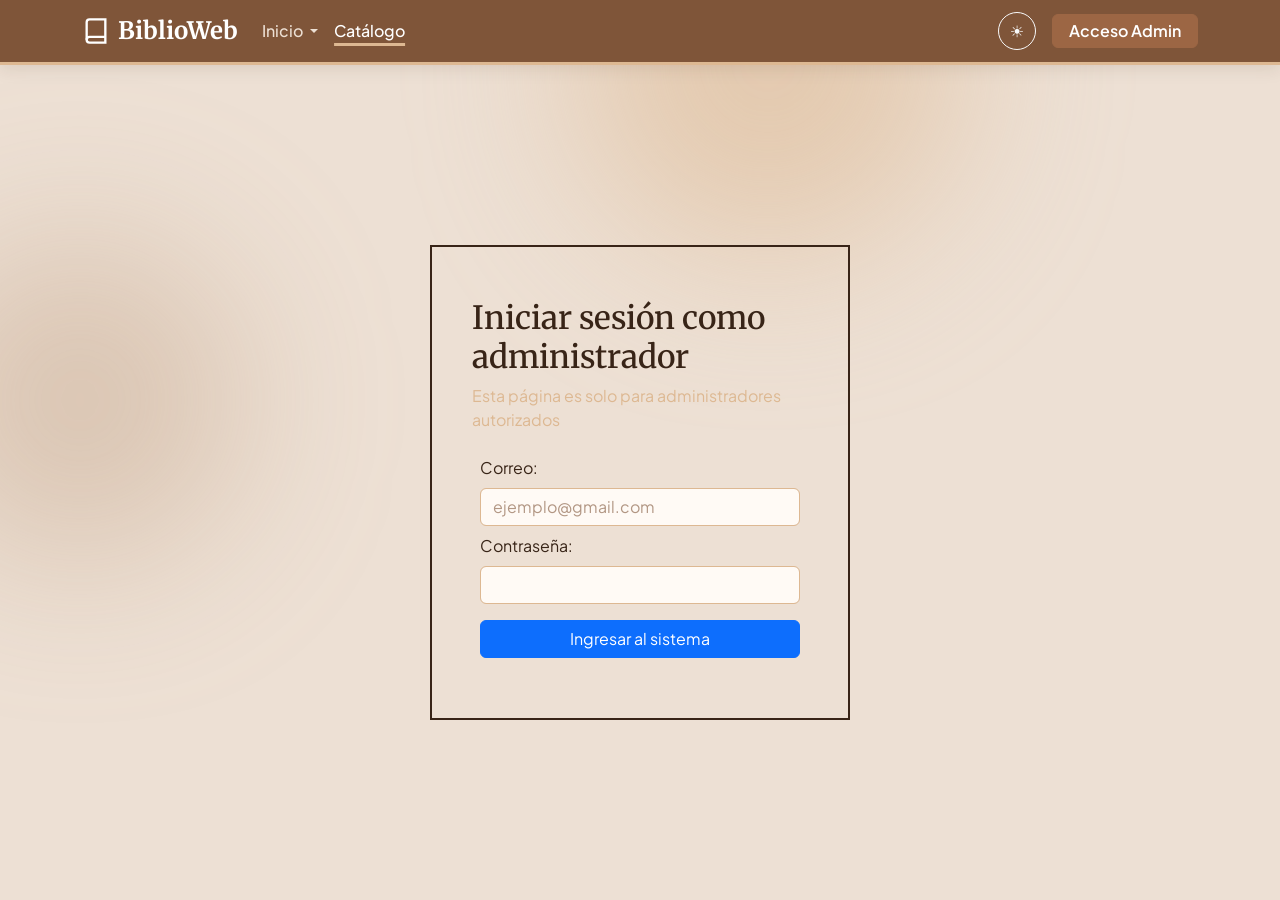
<file: pages/login.html>
<!DOCTYPE html>
<html lang="es" data-bs-theme="light">

<head>
    <meta charset="UTF-8">
    <meta name="viewport" content="width=device-width, initial-scale=1.0">
    <title>Login</title>
    <link href="https://cdn.jsdelivr.net/npm/bootstrap@5.3.8/dist/css/bootstrap.min.css" rel="stylesheet"
        integrity="sha384-sRIl4kxILFvY47J16cr9ZwB07vP4J8+LH7qKQnuqkuIAvNWLzeN8tE5YBujZqJLB" crossorigin="anonymous">
    <link rel="stylesheet" href="../css/base.css">
    <link rel="stylesheet" href="../css/componentes.css">
    <link rel="stylesheet" href="../css/estilos.css">
    <script src="../js/tema.js"></script>
</head>

<body>
    <header class="sticky-top">
        <nav class="navbar navbar-expand-lg navbar-dark navbar-bw py-2">
            <div class="container">
                <a class="navbar-brand d-flex align-items-center gap-2 fw-bold text-white fs-4" href="../index.html">
                    <img src="../img/logo-libro.svg" alt="" width="28" height="28">
                    BiblioWeb
                </a>
                <button class="navbar-toggler" type="button" data-bs-toggle="collapse" data-bs-target="#navMenu" aria-controls="navMenu" aria-expanded="false" aria-label="Abrir menú de navegación">
                    <span class="navbar-toggler-icon"></span>
                </button>
                <div class="collapse navbar-collapse" id="navMenu">
                    <ul class="navbar-nav me-auto mb-2 mb-lg-0">
                        <li class="nav-item dropdown">
                            <a class="nav-link dropdown-toggle" href="#" role="button" data-bs-toggle="dropdown" aria-expanded="false">
                                Inicio
                            </a>
                            <ul class="dropdown-menu">
                                <li><a class="dropdown-item" href="../index.html">Página de inicio</a></li>
                                <li><hr class="dropdown-divider"></li>
                                <li><a class="dropdown-item" href="../index.html#servicios">Servicios</a></li>
                                <li><a class="dropdown-item" href="../index.html#horarios">Horarios</a></li>
                            </ul>
                        </li>
                        <li class="nav-item">
                            <a class="nav-link active" href="catalogo.html" aria-current="page">Catálogo</a>
                        </li>
                    </ul>
                    <div class="d-flex align-items-center gap-3">
                        <button type="button" class="btn btn-outline-light rounded-circle p-2 lh-1" id="theme-toggle" title="Alternar tema" aria-label="Alternar modo claro">
                            ☀️
                        </button>
                        <a class="btn btn-terracota px-3 py-1" href="login.html">Acceso Admin</a>
                    </div>
                </div>
            </div>
        </nav>
    </header>

    <main class="d-flex flex-grow-1 align-items-center justify-content-center py-4">

        <section class="form-container p-1">
            <div class="row">
                <div class="col-12 col-md-12 col-lg-12 p-3 p-sm-5">
                    <h2>Iniciar sesión como administrador</h2>
                    <p>Esta página es solo para administradores autorizados</p>
                    <form id="login-form" class="login-form p-2 gap-2">
                        <label for="email">Correo:</label>
                        <input id="email" type="email" class="form-control" required placeholder="ejemplo@gmail.com">
                        <span id="error-message" class="invalid-feedback"></span>
                        <label for="password">Contraseña:</label>
                        <input id="password" type="password" class="form-control" required>
                        <span id="error-message-full" style="color: red;"></span>
                        <button type="submit" class="btn btn-primary" id="btnSubmit">Ingresar al sistema</button>
                    </form>
                </div>
            </div>

        </section>

    </main>

    <script src="https://cdn.jsdelivr.net/npm/bootstrap@5.3.8/dist/js/bootstrap.bundle.min.js"
        integrity="sha384-FKyoEForCGlyvwx9Hj09JcYn3nv7wiPVlz7YYwJrWVcXK/BmnVDxM+D2scQbITxI"
        crossorigin="anonymous"></script>
    <script src="../js/auth.js"></script>
</body>

</html>
</file>
<file: css/componentes.css>
.form-container {
    width: 90%;
    max-width: 420px;
    box-sizing: border-box; 
    border: solid 2px;
}

.login-form {
    max-width: 100%;
    display: flex;
    flex-direction: column;
}

.form-container input,
.form-container button {
    width: 100% !important;
    max-width: 100% !important;
    box-sizing: border-box;
}

/* --------------------------------------------------------------------------
   Navbar
   -------------------------------------------------------------------------- */
.navbar-biblioweb {
    background-color: var(--bw-navbar-bg) !important;
    border-bottom: 3px solid var(--bw-navbar-border);
    box-shadow: 0 4px 16px var(--bw-shadow);
    transition: background-color 0.3s ease, border-color 0.3s ease;
}

.navbar-biblioweb .nav-link {
    color: var(--bw-navbar-link) !important;
    font-weight: 500;
    transition: color 0.2s ease;
}

.navbar-biblioweb .nav-link:hover,
.navbar-biblioweb .nav-link.active {
    color: var(--bw-navbar-link-hover) !important;
}
</file>
<file: css/estilos.css>
/* ==========================================================================
   BiblioWeb - css/estilos.css
   Ajustes visuales propios del proyecto (portadas, carrusel, tablas del
   panel). Aquí va lo que no es un componente reutilizable.
   ========================================================================== */
#theme-toggle {
    display: inline-flex;
    align-items: center;
    justify-content: center;
}
/* --------------------------------------------------------------------------
   1. Paleta y tema (tonos tierra)
   -------------------------------------------------------------------------- */
:root {
    --cat-font-serif: 'Merriweather', Georgia, serif;
    --cat-font-sans: 'Plus Jakarta Sans', system-ui, -apple-system, sans-serif;

    --bw-fondo: #EDE0D4;       /* Almond Cream */
    --bw-superficie: #E6CCB2;  /* Pale Oak */
    --bw-borde: #DDB892;       /* Tan */
    --bw-texto: #382417;       /* Deep Espresso */
    --bw-texto-2: #7F5539;     /* Coffee Bean (texto secundario) */
    --bw-primario: #7F5539;    /* Coffee Bean: navbar, footer */
    --bw-accion: #9C6644;      /* Toffee Brown: botones */
    --bw-acento: #DDB892;      /* Tan: badges, enlace activo */
    --bw-decorativo: #B08968;  /* Faded Copper: solo hover/detalles */
    --bw-peligro: #7A2E3A;     /* Burdeos */
    --bw-isla: rgba(237, 224, 212, 0.65); /* Almond Cream semitransparente */

    --bw-texto-accion: #FFFFFF;
    --bw-input: #FFFAF5;
    --bw-sombra: rgba(56, 36, 23, 0.10);
    --bw-foco: rgba(127, 85, 57, 0.35);
    --bw-brillo-1: rgba(221, 184, 146, 0.55);
    --bw-brillo-2: rgba(176, 137, 104, 0.30);
    --bs-body-font-family: var(--cat-font-sans);
    --bs-body-bg: var(--bw-fondo);
    --bs-body-color: var(--bw-texto);
    --bs-secondary-color: var(--bw-texto-2);
    --bs-border-color: var(--bw-borde);
    --bs-tertiary-bg: var(--bw-superficie);
    --bs-link-color: var(--bw-primario);
    --bs-link-hover-color: var(--bw-accion);
}

[data-bs-theme="dark"] {
    --bw-fondo: #1E1510;
    --bw-superficie: #2B1E16;
    --bw-borde: #7F5539;
    --bw-texto: #EDE0D4;
    --bw-texto-2: #E6CCB2;
    --bw-primario: #2B1E16;
    --bw-accion: #9C6644;
    --bw-acento: #DDB892;
    --bw-decorativo: #B08968;
    --bw-peligro: #A8454F;
    --bw-isla: rgba(43, 30, 22, 0.65);

    --bw-texto-accion: #EDE0D4;
    --bw-input: #1E1510;
    --bw-sombra: rgba(0, 0, 0, 0.35);
    --bw-foco: rgba(221, 184, 146, 0.55);
    --bw-brillo-1: rgba(221, 184, 146, 0.10);
    --bw-brillo-2: rgba(127, 85, 57, 0.25);

    --bs-link-color: var(--bw-acento);
    --bs-link-hover-color: #FFFFFF;
}
body {
    font-family: var(--cat-font-sans);
    background-color: var(--bw-fondo);
    color: var(--bw-texto);
    position: relative;
    overflow-x: hidden;
    min-height: 100vh;
    display: flex;
    flex-direction: column;
    transition: background-color 0.3s ease, color 0.3s ease;
}

h1, h2, h3, h4, h5, .font-serif {
    font-family: var(--cat-font-serif);
}

a {
    color: var(--bs-link-color);
}

.text-secondary {
    color: var(--bw-texto-2) !important;
}

:focus-visible {
    outline: 2px solid var(--bw-acento);
    outline-offset: 2px;
}

body::before, body::after {
    content: '';
    position: absolute;
    border-radius: 50%;
    filter: blur(80px);
    pointer-events: none;
    z-index: 0;
}

body::before {
    top: -8rem;
    right: 25%;
    width: 24rem;
    height: 24rem;
    background-color: var(--bw-brillo-1);
}

body::after {
    top: 15rem;
    left: -5rem;
    width: 20rem;
    height: 20rem;
    background-color: var(--bw-brillo-2);
}
body > main,
body > footer {
    position: relative;
    z-index: 1;
}
.navbar-bw {
    background-color: var(--bw-primario);
    border-bottom: 3px solid var(--bw-acento);
    box-shadow: 0 4px 16px var(--bw-sombra);
    transition: background-color 0.3s ease, border-color 0.3s ease;
}

.navbar-bw .nav-link, .navbar-bw .navbar-brand {
    color: var(--bw-fondo);
    font-weight: 500;
    transition: color 0.2s ease;
}

.navbar-bw .navbar-brand {
    font-family: var(--cat-font-serif);
}

[data-bs-theme="dark"] .navbar-bw .nav-link {
    color: var(--bw-texto-2);
}

.navbar-bw .nav-link:hover,.navbar-bw .nav-link:focus, .navbar-bw .nav-link.show {
    color: #FFFFFF;
}

.navbar-bw .nav-link.active {
    color: #FFFFFF;
    text-decoration: underline;
    text-decoration-color: var(--bw-acento);
    text-decoration-thickness: 3px;
    text-underline-offset: 6px;
}

.navbar-bw .dropdown-menu {
    --bs-dropdown-bg: var(--bw-fondo);
    --bs-dropdown-color: var(--bw-texto);
    --bs-dropdown-border-color: var(--bw-borde);
    --bs-dropdown-link-color: var(--bw-texto);
    --bs-dropdown-link-hover-color: var(--bw-texto);
    --bs-dropdown-link-hover-bg: var(--bw-superficie);
    --bs-dropdown-link-active-color: var(--bw-texto-accion);
    --bs-dropdown-link-active-bg: var(--bw-accion);
    --bs-dropdown-divider-bg: var(--bw-borde);
    border-radius: 8px;
    box-shadow: 0 8px 24px var(--bw-sombra);
}

#theme-toggle {
    width: 38px;
    height: 38px;
    display: inline-flex;
    align-items: center;
    justify-content: center;
}
.libreria-titulo {
    border-bottom: 1px solid var(--bw-borde);
}

.libreria-titulo p {
    max-width: 40rem;
}

.contador-libros {
    display: inline-block;
    background-color: var(--bw-superficie);
    border: 1px solid var(--bw-borde);
    border-radius: 8px;
    box-shadow: 0 4px 14px var(--bw-sombra);
    min-width: 9rem;
}

#contador-libros {
    color: var(--bw-accion);
}

[data-bs-theme="dark"] #contador-libros {
    color: var(--bw-acento);
}

.busqueda-panel {
    background-color: var(--bw-isla);
    border: 1px solid var(--bw-borde);
    backdrop-filter: blur(12px);
    -webkit-backdrop-filter: blur(12px);
    box-shadow: 0 4px 14px var(--bw-sombra) !important;
    align-items: center;
}

#search-bar {
    background-color: var(--bw-input);
    color: var(--bw-texto);
    border-color: var(--bw-borde);
}

#search-bar::placeholder {
    color: var(--bw-texto-2);
    opacity: 0.6;
}

#search-bar:focus {
    border-color: var(--bw-accion);
    box-shadow: 0 0 0 0.25rem var(--bw-foco);
}

.busqueda-panel .btnFiltro {
    --bs-btn-bg: transparent;
    --bs-btn-color: var(--bw-texto-2);
    --bs-btn-border-color: var(--bw-borde);
    --bs-btn-hover-bg: var(--bw-superficie);
    --bs-btn-hover-color: var(--bw-texto);
    --bs-btn-hover-border-color: var(--bw-accion);
    --bs-btn-active-bg: var(--bw-accion);
    --bs-btn-active-color: var(--bw-texto-accion);
    --bs-btn-active-border-color: var(--bw-accion);
    border-radius: 50rem;
    font-weight: 600;
    padding-block: 0.45rem;
    padding-inline: 0.9rem;
}
.card-bw {
    --bs-card-bg: var(--bw-superficie);
    --bs-card-border-color: var(--bw-borde);
    --bs-card-color: var(--bw-texto);
    --bs-card-title-color: var(--bw-texto);
    --bs-card-subtitle-color: var(--bw-texto-2);
    border-radius: 8px;
    box-shadow: 0 4px 14px var(--bw-sombra);
    transition: transform 0.2s ease, border-color 0.3s ease, box-shadow 0.3s ease;
}

.card-bw:hover {
    border-color: var(--bw-accion);
    transform: translateY(-4px);
    box-shadow: 0 10px 24px var(--bw-sombra);
}

.card-bw .card-text {
    color: var(--bw-texto-2);
}

.book-cover-wrap {
    height: 280px;
    padding: 1rem;
    background-color: var(--bw-fondo);
    border-radius: 4px;
    display: flex;
    align-items: center;
    justify-content: center;
}

.book-cover {
    max-width: 100%;
    height: 100%;
    object-fit: contain;
    border-radius: 4px;
    box-shadow: 0 4px 12px var(--bw-sombra);
}

.badge-narrativa {
    background-color: var(--bw-acento);
    color: #382417;
    font-weight: 600;
}

.badge-tecnologia {
    background-color: var(--bw-decorativo);
    color: #2B1E16;
    font-weight: 600;
}

.badge-ciencia {
    background-color: #7F5539;
    color: #FFFFFF;
    font-weight: 600;
}

[data-bs-theme="dark"] .badge-ciencia {
    background-color: var(--bw-accion);
    color: var(--bw-texto);
}
.btn-terracota {
    --bs-btn-bg: var(--bw-accion);
    --bs-btn-border-color: var(--bw-accion);
    --bs-btn-color: var(--bw-texto-accion);
    --bs-btn-hover-bg: var(--bw-primario);
    --bs-btn-hover-border-color: var(--bw-primario);
    --bs-btn-hover-color: #FFFFFF;
    --bs-btn-active-bg: var(--bw-primario);
    --bs-btn-active-border-color: var(--bw-primario);
    --bs-btn-active-color: #FFFFFF;
    font-weight: 600;
}

[data-bs-theme="dark"] .btn-terracota {
    --bs-btn-hover-bg: var(--bw-decorativo);
    --bs-btn-hover-border-color: var(--bw-decorativo);
    --bs-btn-hover-color: var(--bw-fondo);
    --bs-btn-active-bg: var(--bw-decorativo);
    --bs-btn-active-border-color: var(--bw-decorativo);
    --bs-btn-active-color: var(--bw-fondo);
}
.navbar-bw .btn-terracota {
    --bs-btn-hover-bg: var(--bw-decorativo);
    --bs-btn-hover-border-color: var(--bw-decorativo);
}

 .btn-outline-secondary {
    --bs-btn-color: var(--bw-texto-2);
    --bs-btn-border-color: var(--bw-borde);
    --bs-btn-hover-bg: var(--bw-superficie);
    --bs-btn-hover-border-color: var(--bw-accion);
    --bs-btn-hover-color: var(--bw-texto);
    --bs-btn-active-bg: var(--bw-superficie);
    --bs-btn-active-border-color: var(--bw-accion);
    --bs-btn-active-color: var(--bw-texto);
}

.btn:focus-visible {
    box-shadow: 0 0 0 0.25rem var(--bw-foco);
}
.form-control, .form-select {
    background-color: var(--bw-input);
    border: 1px solid var(--bw-borde);
    color: var(--bw-texto);
}

.form-control:focus, .form-select:focus {
    background-color: var(--bw-input);
    color: var(--bw-texto);
    border-color: var(--bw-accion);
    box-shadow: 0 0 0 0.25rem var(--bw-foco);
}

.form-control::placeholder {
    color: var(--bw-texto-2);
    opacity: 0.6;
}

.form-check-input {
    background-color: var(--bw-input);
    border-color: var(--bw-borde);
}

.form-check-input:checked {
    background-color: var(--bw-accion);
    border-color: var(--bw-accion);
}

.form-check-input:focus {
    border-color: var(--bw-accion);
    box-shadow: 0 0 0 0.25rem var(--bw-foco);
}

.modal-content {
    background-color: var(--bw-fondo);
    border: 1px solid var(--bw-borde);
    border-radius: 12px;
    color: var(--bw-texto);
    box-shadow: 0 12px 36px var(--bw-sombra);
}

[data-bs-theme="dark"] .modal-content {
    background-color: var(--bw-superficie);
}

.modal-header,
.modal-footer {
    border-color: var(--bw-borde);
}
.footer-bw {
    background-color: var(--bw-primario);
    color: var(--bw-fondo);
    border-top: 3px solid var(--bw-acento);
}

[data-bs-theme="dark"].footer-bw {
    color: var(--bw-texto-2);
}

.footer-bw h2, p {
    color: var(--bw-acento);
}

.footer-bw ul {
    list-style: none;
    padding-left: 0;
    margin-bottom: 0;
}

.footer-bw li + li {
    margin-top: 0.35rem;
}
.footer-bw ul{
    color: var(--bw-acento);
}

.footer-bw a {
    color: var(--bw-acento);
    text-decoration: none;
    transition: color 0.2s ease;
}

.footer-bw a:hover,.footer-bw a:focus {
    color: #FFFFFF;
    text-decoration: underline;
    text-underline-offset: 4px;
}

.footer-bw-legal {
    border-color: var(--bw-borde) !important;
    opacity: 0.85;
    color: var(--bw-acento);
}
</file>
<file: css/base.css>
/* ==========================================================================
   BiblioWeb - css/base.css
   Reglas base y tema compartido (claro / oscuro) para Bootstrap 5.3.
   Aquí viven: paleta, variables de tema, tipografía y sobrescritura de
   variables de Bootstrap. Los componentes están en componentes.css y los
   ajustes propios del proyecto en estilos.css.

   Orden de carga en cada página:
   1. Bootstrap  2. base.css  3. componentes.css  4. estilos.css
   ========================================================================== */

@import url('https://fonts.googleapis.com/css2?family=Merriweather:ital,wght@0,300;0,400;0,700;0,900;1,300;1,400&family=Plus+Jakarta+Sans:wght@400;500;600;700&display=swap');

/* --------------------------------------------------------------------------
   1. Paleta (colores fijos, no cambian con el tema)
   -------------------------------------------------------------------------- */
:root {
    --font-serif: 'Merriweather', Georgia, serif;
    --font-sans: 'Plus Jakarta Sans', system-ui, -apple-system, sans-serif;

    --color-almond-cream: #EDE0D4;
    --color-pale-oak: #E6CCB2;
    --color-tan: #DDB892;
    --color-faded-copper: #B08968;
    --color-coffee-bean: #7F5539;
    --color-toffee-brown: #9C6644;
    --color-deep-espresso: #382417;
    --color-burdeos: #7A2E3A;
}

/* --------------------------------------------------------------------------
   2. Tema claro (por defecto)
   -------------------------------------------------------------------------- */
:root,
[data-bs-theme="light"] {
    --bw-bg-page: var(--color-almond-cream);
    --bw-surface-main: #FFFFFF;
    --bw-surface-card: var(--color-pale-oak);
    --bw-surface-warm: #F4EAE0;
    --bw-input-bg: #FFFFFF;

    --bw-text-main: var(--color-deep-espresso);
    --bw-text-sec: #644937;
    --bw-borde: var(--color-tan);

    --bw-navbar-bg: var(--color-coffee-bean);
    --bw-navbar-link: #EDE0D4;
    --bw-navbar-link-hover: #FFFFFF;
    --bw-navbar-border: var(--color-tan);

    --bw-primary: var(--color-coffee-bean);
    --bw-primary-hover: #69442B;
    --bw-primary-text: #FFFFFF;

    --bw-accent: var(--color-toffee-brown);
    --bw-accent-hover: #865434;
    --bw-accent-text: #FFFFFF;

    --bw-copper: var(--color-faded-copper);
    --bw-copper-hover: #9C7353;

    --bw-danger: var(--color-burdeos);
    --bw-danger-hover: #63222D;
    --bw-exito: #456B3A;

    --bw-link: var(--color-coffee-bean);
    --bw-link-hover: #69442B;
    --bw-focus-ring: rgba(127, 85, 57, 0.35);
    --bw-shadow: rgba(56, 36, 23, 0.10);

    /* Variables de Bootstrap 5.3 */
    --bs-body-font-family: var(--font-sans);
    --bs-body-bg: var(--bw-bg-page);
    --bs-body-color: var(--bw-text-main);
    --bs-secondary-color: var(--bw-text-sec);
    --bs-border-color: var(--bw-borde);
    --bs-tertiary-bg: var(--bw-surface-warm);
    --bs-primary: var(--bw-primary);
    --bs-primary-rgb: 127, 85, 57;
    --bs-danger: var(--bw-danger);
    --bs-danger-rgb: 122, 46, 58;
    --bs-link-color: var(--bw-link);
    --bs-link-hover-color: var(--bw-link-hover);
}

/* --------------------------------------------------------------------------
   3. Tema oscuro "Café y roble" (sin negro puro)
   -------------------------------------------------------------------------- */
[data-bs-theme="dark"] {
    --bw-bg-page: #1E1510;
    --bw-surface-main: #2B1E16;
    --bw-surface-card: #2B1E16;
    --bw-surface-warm: #36261C;
    --bw-input-bg: #1E1510;

    --bw-text-main: #EDE0D4;
    --bw-text-sec: #E6CCB2;
    --bw-borde: #7F5539;

    --bw-navbar-bg: #2B1E16;
    --bw-navbar-link: #E6CCB2;
    --bw-navbar-link-hover: #DDB892;
    --bw-navbar-border: #7F5539;

    --bw-primary: #9C6644;
    --bw-primary-hover: #B0744F;
    --bw-primary-text: #EDE0D4;

    --bw-accent: #DDB892;
    --bw-accent-hover: #E7C8A6;
    --bw-accent-text: #1E1510;

    --bw-copper: #B08968;
    --bw-copper-hover: #C39976;

    --bw-danger: #A8454F;
    --bw-danger-hover: #BD535E;
    --bw-exito: #5E9452;

    --bw-link: #DDB892;
    --bw-link-hover: #E7C8A6;
    --bw-focus-ring: rgba(221, 184, 146, 0.55);
    --bw-shadow: rgba(0, 0, 0, 0.35);

    --bs-body-bg: var(--bw-bg-page);
    --bs-body-color: var(--bw-text-main);
    --bs-secondary-color: var(--bw-text-sec);
    --bs-border-color: var(--bw-borde);
    --bs-tertiary-bg: var(--bw-surface-card);
    --bs-primary: var(--bw-primary);
    --bs-primary-rgb: 156, 102, 68;
    --bs-danger: var(--bw-danger);
    --bs-danger-rgb: 168, 69, 79;
    --bs-link-color: var(--bw-link);
    --bs-link-hover-color: var(--bw-link-hover);
}

/* --------------------------------------------------------------------------
   4. Tipografía y elementos base
   -------------------------------------------------------------------------- */
body {
    font-family: var(--font-sans);
    background-color: var(--bw-bg-page);
    color: var(--bw-text-main);
    transition: background-color 0.3s ease, color 0.3s ease;
}

h1,
h2,
h3,
h4,
h5,
.font-serif,
.navbar-brand {
    font-family: var(--font-serif);
    
}

a {
    color: var(--bw-link);
}

a:hover {
    color: var(--bw-link-hover);
}

.text-secondary {
    color: var(--bw-text-sec) !important;
}

.text-primary {
    color: var(--bw-primary) !important;
}

[data-bs-theme="dark"] .text-primary {
    color: var(--bw-accent) !important;
}

/* Foco visible en ambos temas */
:focus-visible {
    outline: 2px solid var(--bw-accent);
    outline-offset: 2px;
}
</file>
